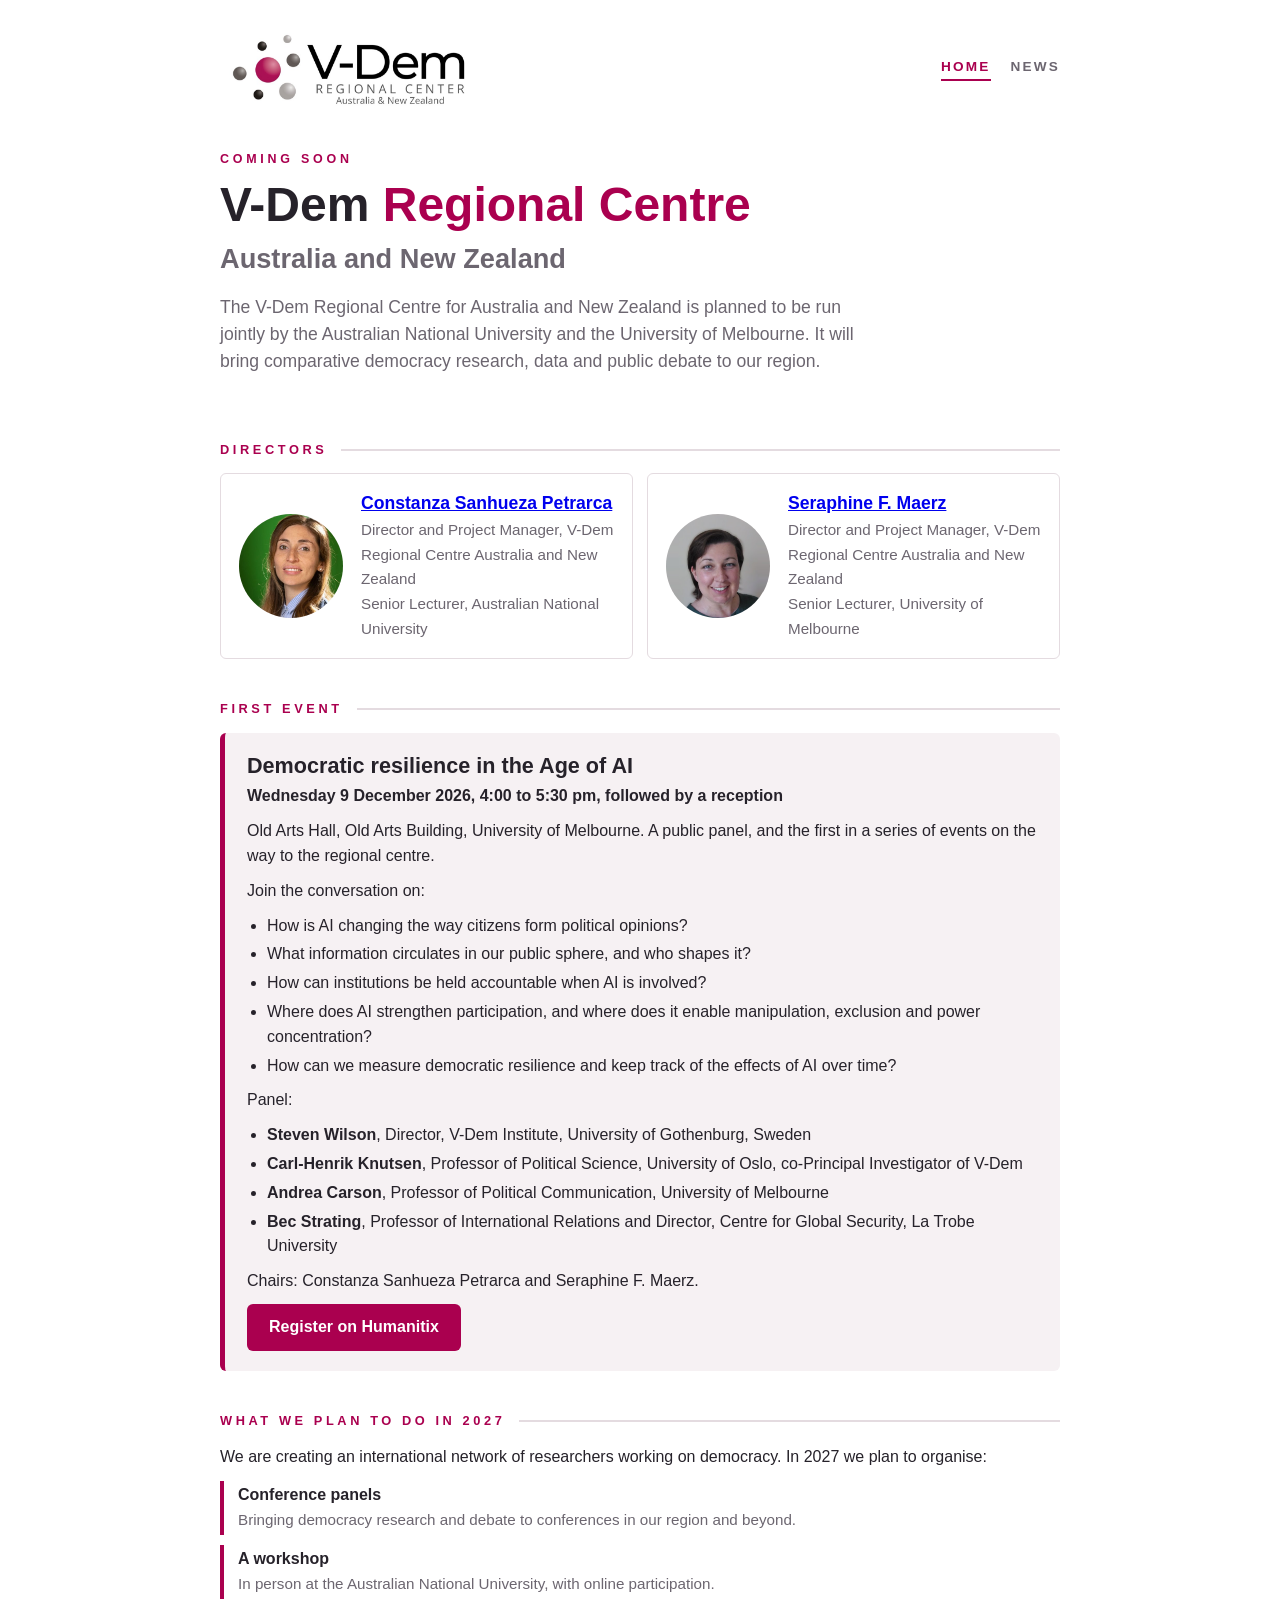
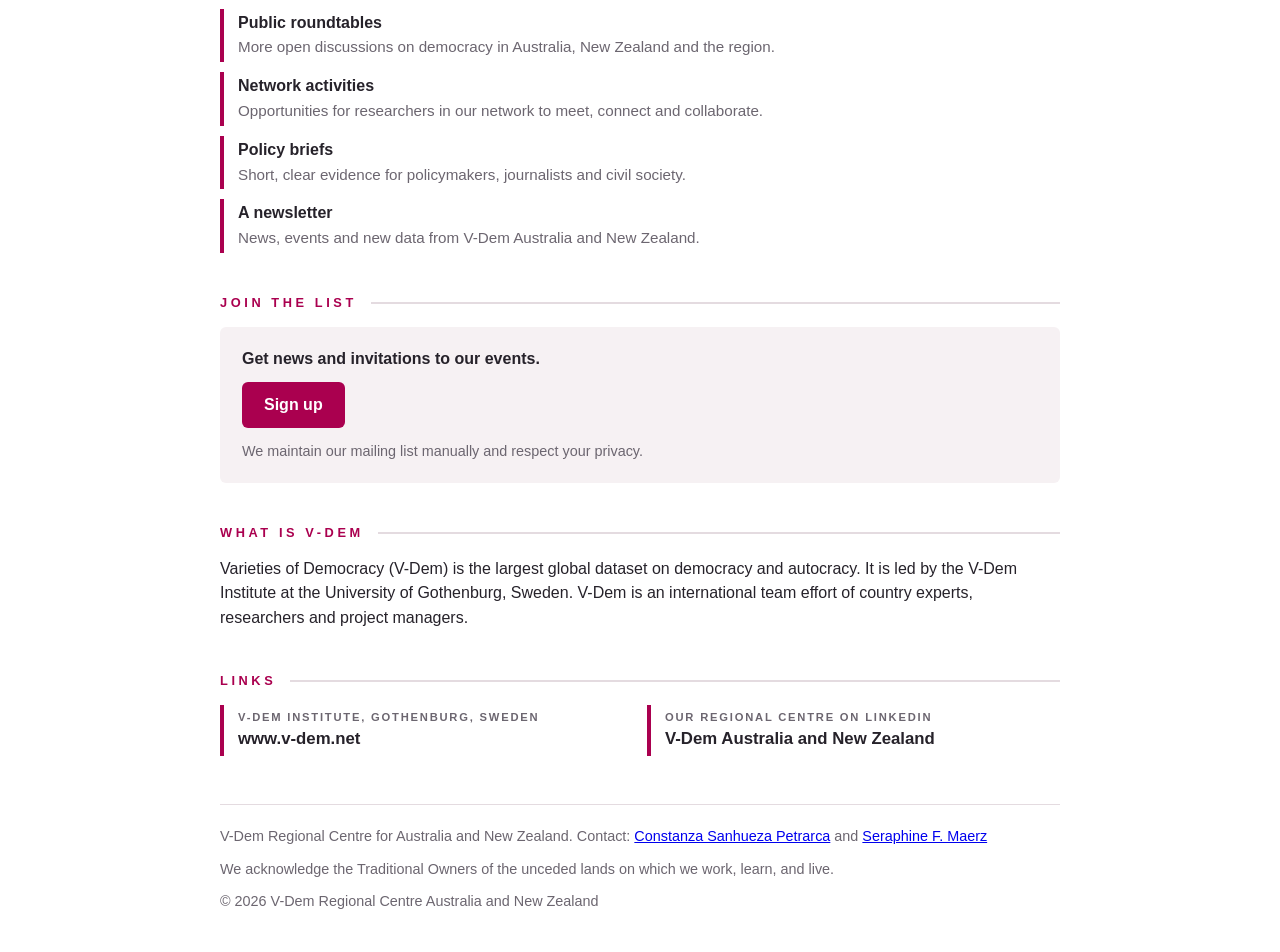
<file: index.html>
<!DOCTYPE html>
<html lang="en">
<head>
<meta charset="utf-8">
<meta name="viewport" content="width=device-width, initial-scale=1">
<title>V-Dem Regional Centre, Australia and New Zealand</title>
<meta name="description" content="V-Dem Regional Centre for Australia and New Zealand: comparative democracy research, events and data for our region.">
<link rel="stylesheet" href="style.css">
</head>
<body>
<div class="wrap">

  <header>
    <a href="index.html"><img src="vdem_anz_logo.jpg" alt="V-Dem Regional Center, Australia &amp; New Zealand"></a>
    <nav><a href="index.html" aria-current="page">Home</a> <a href="news.html">News</a></nav>
  </header>

  <section class="hero">
    <div class="eyebrow">Coming soon</div>
    <h1>V-Dem <em>Regional Centre</em></h1>
    <div class="sub">Australia and New Zealand</div>
    <p class="lead">The V-Dem Regional Centre for Australia and New Zealand is planned to be run jointly by the Australian National University and the University of Melbourne. It will bring comparative democracy research, data and public debate to our region.</p>
  </section>

  <h2>Directors</h2>
  <div class="dirs">
    <div class="dir"><img src="photos/sanhueza.jpg" alt="Constanza Sanhueza Petrarca"><div><b><a href="https://researchportalplus.anu.edu.au/en/persons/constanza-sanhueza/">Constanza Sanhueza Petrarca</a></b><span>Director and Project Manager, V-Dem Regional Centre Australia and New Zealand<br>Senior Lecturer, Australian National University</span></div></div>
    <div class="dir"><img src="photos/maerz.jpg" alt="Seraphine F. Maerz"><div><b><a href="https://seraphinem.github.io/">Seraphine F. Maerz</a></b><span>Director and Project Manager, V-Dem Regional Centre Australia and New Zealand<br>Senior Lecturer, University of Melbourne</span></div></div>
  </div>

  <h2>First event</h2>
  <div class="card">
    <h3>Democratic resilience in the Age of AI</h3>
    <div class="when">Wednesday 9 December 2026, 4:00 to 5:30 pm, followed by a reception</div>
    <p>Old Arts Hall, Old Arts Building, University of Melbourne. A public panel, and the first in a series of events on the way to the regional centre.</p>
    <p>Join the conversation on:</p>
    <ul>
      <li>How is AI changing the way citizens form political opinions?</li>
      <li>What information circulates in our public sphere, and who shapes it?</li>
      <li>How can institutions be held accountable when AI is involved?</li>
      <li>Where does AI strengthen participation, and where does it enable manipulation, exclusion and power concentration?</li>
      <li>How can we measure democratic resilience and keep track of the effects of AI over time?</li>
    </ul>
    <p>Panel:</p>
    <ul>
      <li><b>Steven Wilson</b>, Director, V-Dem Institute, University of Gothenburg, Sweden</li>
      <li><b>Carl-Henrik Knutsen</b>, Professor of Political Science, University of Oslo, co-Principal Investigator of V-Dem</li>
      <li><b>Andrea Carson</b>, Professor of Political Communication, University of Melbourne</li>
      <li><b>Bec Strating</b>, Professor of International Relations and Director, Centre for Global Security, La Trobe University</li>
    </ul>
    <p>Chairs: Constanza Sanhueza Petrarca and Seraphine F. Maerz.</p>
    <p><a class="btn" href="https://events.humanitix.com/democratic-resilience-in-the-age-of-ai">Register on Humanitix</a></p>
  </div>

  <h2>What we plan to do in 2027</h2>
  <p>We are creating an international network of researchers working on democracy. In 2027 we plan to organise:</p>
  <ul class="acts" style="margin-top:12px">
    <li><b>Conference panels</b><span>Bringing democracy research and debate to conferences in our region and beyond.</span></li>
    <li><b>A workshop</b><span>In person at the Australian National University, with online participation.</span></li>
    <li><b>Public roundtables</b><span>More open discussions on democracy in Australia, New Zealand and the region.</span></li>
    <li><b>Network activities</b><span>Opportunities for researchers in our network to meet, connect and collaborate.</span></li>
    <li><b>Policy briefs</b><span>Short, clear evidence for policymakers, journalists and civil society.</span></li>
    <li><b>A newsletter</b><span>News, events and new data from V-Dem Australia and New Zealand.</span></li>
  </ul>

  <h2>Join the list</h2>
  <div class="join">
    <b>Get news and invitations to our events.</b>
    <p style="margin-top:10px"><a class="btn" href="https://forms.gle/kYwDdbdGdMkD3DHD6">Sign up</a></p>
    <p class="fine">We maintain our mailing list manually and respect your privacy.</p>
  </div>

  <h2>What is V-Dem</h2>
  <p>Varieties of Democracy (V-Dem) is the largest global dataset on democracy and autocracy. It is led by the V-Dem Institute at the University of Gothenburg, Sweden. V-Dem is an international team effort of country experts, researchers and project managers.</p>

  <h2>Links</h2>
  <div class="links">
    <a href="https://www.v-dem.net"><small>V-Dem Institute, Gothenburg, Sweden</small><b>www.v-dem.net</b></a>
    <a href="https://www.linkedin.com/company/v-dem-regional-center-for-australia-and-new-zealand/posts/"><small>Our Regional Centre on LinkedIn</small><b>V-Dem Australia and New Zealand</b></a>
  </div>

  <footer>
    <p>V-Dem Regional Centre for Australia and New Zealand. Contact: <a href="https://researchportalplus.anu.edu.au/en/persons/constanza-sanhueza/">Constanza Sanhueza Petrarca</a> and <a href="https://seraphinem.github.io/">Seraphine F. Maerz</a></p>
    <p style="margin-top:10px">We acknowledge the Traditional Owners of the unceded lands on which we work, learn, and live.</p>
    <p style="margin-top:10px">&copy; 2026 V-Dem Regional Centre Australia and New Zealand</p>
  </footer>

</div>
</body>
</html>
</file>
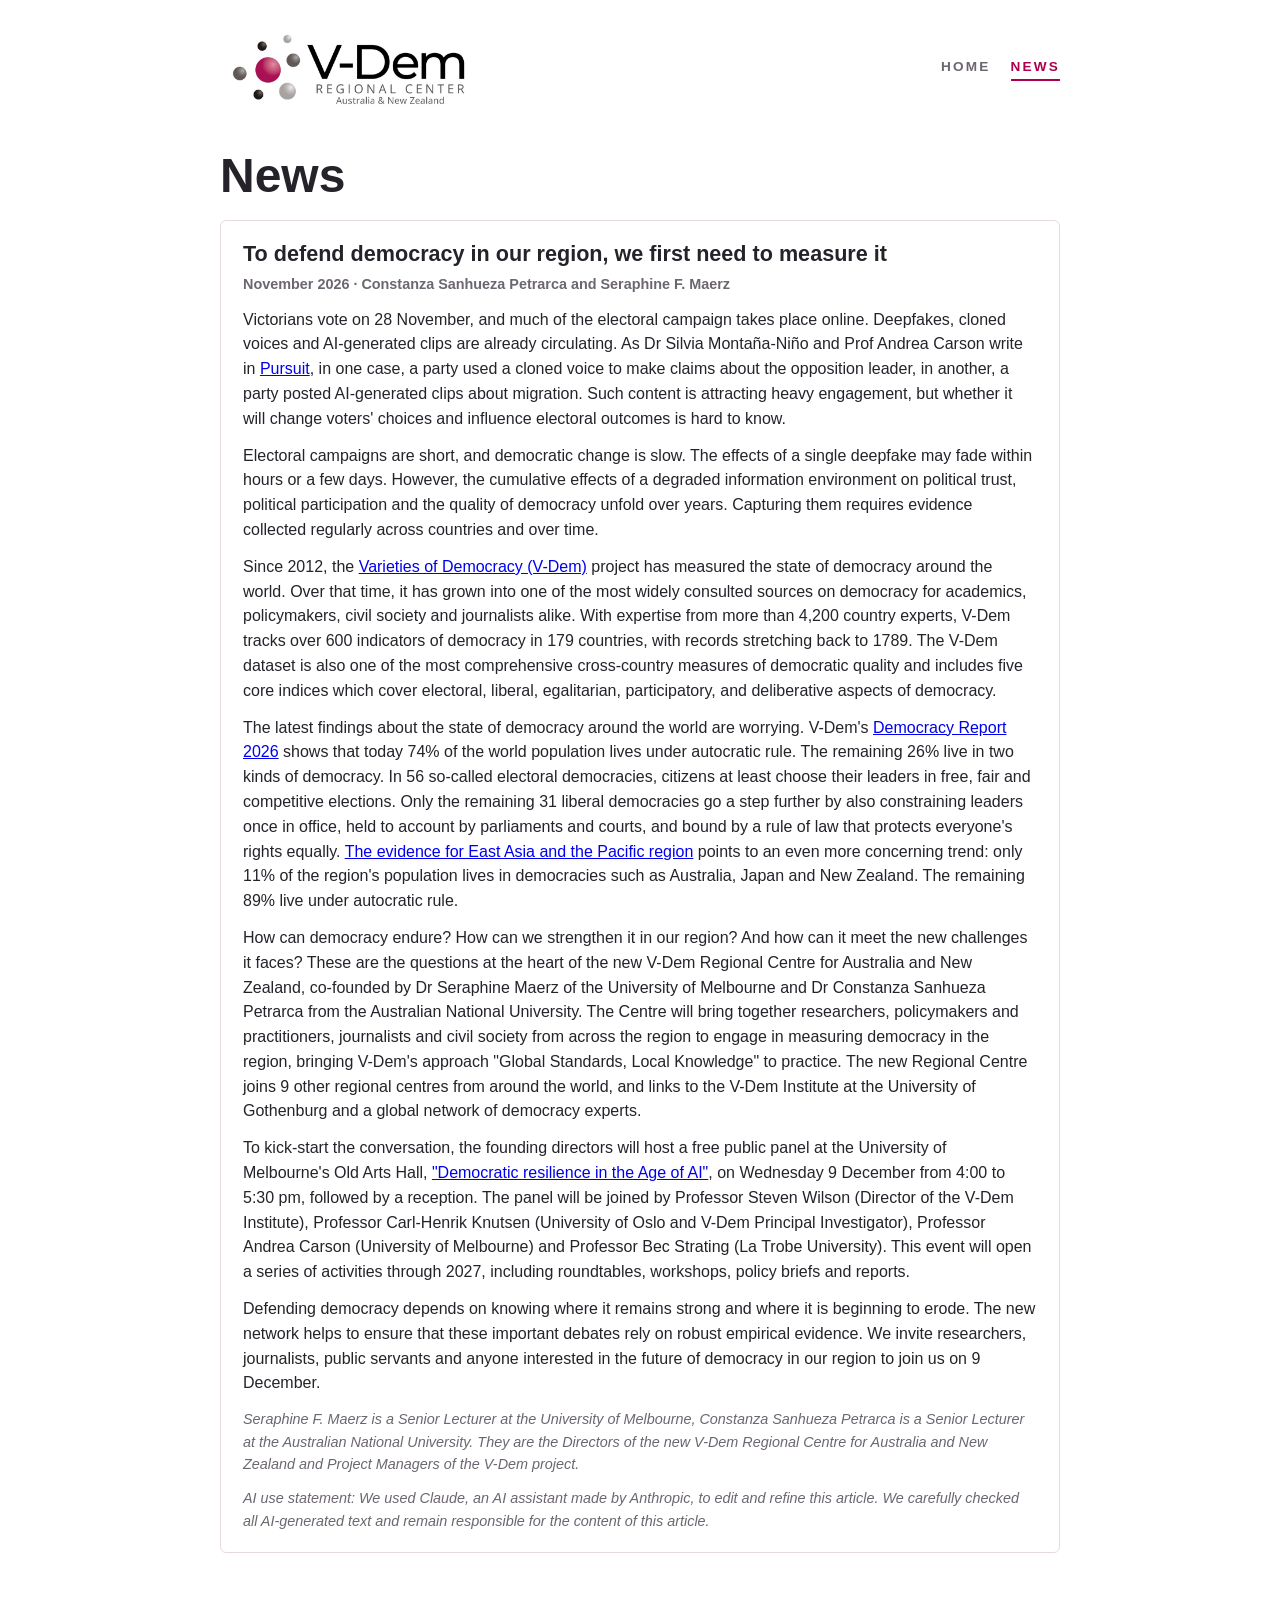
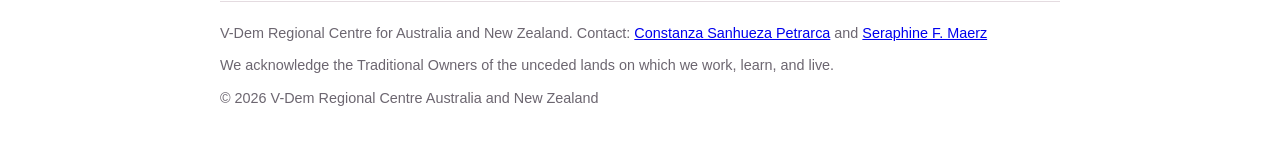
<file: news.html>
<!DOCTYPE html>
<html lang="en">
<head>
<meta charset="utf-8">
<meta name="viewport" content="width=device-width, initial-scale=1">
<title>News, V-Dem Regional Centre, Australia and New Zealand</title>
<meta name="description" content="News from the V-Dem Regional Centre for Australia and New Zealand.">
<link rel="stylesheet" href="style.css">
</head>
<body>
<div class="wrap">

  <header>
    <a href="index.html"><img src="vdem_anz_logo.jpg" alt="V-Dem Regional Center, Australia &amp; New Zealand"></a>
    <nav><a href="index.html">Home</a> <a href="news.html" aria-current="page">News</a></nav>
  </header>

  <h1 class="page-title">News</h1>
  <article class="news">
    <h3>To defend democracy in our region, we first need to measure it</h3>
    <div class="meta">November 2026 · Constanza Sanhueza Petrarca and Seraphine F. Maerz</div>
    <p>Victorians vote on 28 November, and much of the electoral campaign takes place online. Deepfakes, cloned voices and AI-generated clips are already circulating. As Dr Silvia Montaña-Niño and Prof Andrea Carson write in <a href="https://pursuit.unimelb.edu.au/articles/five-ways-to-spot-ai-misinformation-before-you-vote">Pursuit</a>, in one case, a party used a cloned voice to make claims about the opposition leader, in another, a party posted AI-generated clips about migration. Such content is attracting heavy engagement, but whether it will change voters' choices and influence electoral outcomes is hard to know.</p>
    <p>Electoral campaigns are short, and democratic change is slow. The effects of a single deepfake may fade within hours or a few days. However, the cumulative effects of a degraded information environment on political trust, political participation and the quality of democracy unfold over years. Capturing them requires evidence collected regularly across countries and over time.</p>
    <p>Since 2012, the <a href="https://www.v-dem.net/about/v-dem-project/">Varieties of Democracy (V-Dem)</a> project has measured the state of democracy around the world. Over that time, it has grown into one of the most widely consulted sources on democracy for academics, policymakers, civil society and journalists alike. With expertise from more than 4,200 country experts, V-Dem tracks over 600 indicators of democracy in 179 countries, with records stretching back to 1789. The V-Dem dataset is also one of the most comprehensive cross-country measures of democratic quality and includes five core indices which cover electoral, liberal, egalitarian, participatory, and deliberative aspects of democracy.</p>
    <p>The latest findings about the state of democracy around the world are worrying. V-Dem's <a href="https://www.v-dem.net/documents/75/V-Dem_Institute_Democracy_Report_2026_lowres.pdf">Democracy Report 2026</a> shows that today 74% of the world population lives under autocratic rule. The remaining 26% live in two kinds of democracy. In 56 so-called electoral democracies, citizens at least choose their leaders in free, fair and competitive elections. Only the remaining 31 liberal democracies go a step further by also constraining leaders once in office, held to account by parliaments and courts, and bound by a rule of law that protects everyone's rights equally. <a href="https://www.v-dem.net/documents/75/V-Dem_Institute_Democracy_Report_2026_lowres.pdf">The evidence for East Asia and the Pacific region</a> points to an even more concerning trend: only 11% of the region's population lives in democracies such as Australia, Japan and New Zealand. The remaining 89% live under autocratic rule.</p>
    <p>How can democracy endure? How can we strengthen it in our region? And how can it meet the new challenges it faces? These are the questions at the heart of the new V-Dem Regional Centre for Australia and New Zealand, co-founded by Dr Seraphine Maerz of the University of Melbourne and Dr Constanza Sanhueza Petrarca from the Australian National University. The Centre will bring together researchers, policymakers and practitioners, journalists and civil society from across the region to engage in measuring democracy in the region, bringing V-Dem's approach "Global Standards, Local Knowledge" to practice. The new Regional Centre joins 9 other regional centres from around the world, and links to the V-Dem Institute at the University of Gothenburg and a global network of democracy experts.</p>
    <p>To kick-start the conversation, the founding directors will host a free public panel at the University of Melbourne's Old Arts Hall, <a href="https://events.humanitix.com/democratic-resilience-in-the-age-of-ai">"Democratic resilience in the Age of AI"</a>, on Wednesday 9 December from 4:00 to 5:30 pm, followed by a reception. The panel will be joined by Professor Steven Wilson (Director of the V-Dem Institute), Professor Carl-Henrik Knutsen (University of Oslo and V-Dem Principal Investigator), Professor Andrea Carson (University of Melbourne) and Professor Bec Strating (La Trobe University). This event will open a series of activities through 2027, including roundtables, workshops, policy briefs and reports.</p>
    <p>Defending democracy depends on knowing where it remains strong and where it is beginning to erode. The new network helps to ensure that these important debates rely on robust empirical evidence. We invite researchers, journalists, public servants and anyone interested in the future of democracy in our region to join us on 9 December.</p>
    <p class="fine">Seraphine F. Maerz is a Senior Lecturer at the University of Melbourne, Constanza Sanhueza Petrarca is a Senior Lecturer at the Australian National University. They are the Directors of the new V-Dem Regional Centre for Australia and New Zealand and Project Managers of the V-Dem project.</p>
    <p class="fine">AI use statement: We used Claude, an AI assistant made by Anthropic, to edit and refine this article. We carefully checked all AI-generated text and remain responsible for the content of this article.</p>
  </article>

  <footer>
    <p>V-Dem Regional Centre for Australia and New Zealand. Contact: <a href="https://researchportalplus.anu.edu.au/en/persons/constanza-sanhueza/">Constanza Sanhueza Petrarca</a> and <a href="https://seraphinem.github.io/">Seraphine F. Maerz</a></p>
    <p style="margin-top:10px">We acknowledge the Traditional Owners of the unceded lands on which we work, learn, and live.</p>
    <p style="margin-top:10px">&copy; 2026 V-Dem Regional Centre Australia and New Zealand</p>
  </footer>

</div>
</body>
</html>
</file>
<file: style.css>
:root{ --mag:#aa004f; --ink:#26222a; --grey:#6c6670; --soft:#f6f1f3; --line:#e4dbe0; }
  *{ box-sizing:border-box; margin:0; padding:0; }
  body{ font-family:"Avenir Next","Helvetica Neue",Arial,sans-serif; color:var(--ink); background:#fff; line-height:1.55; }
  .wrap{ max-width:880px; margin:0 auto; padding:0 20px; }
  header{ padding:24px 0 8px; }
  header img{ width:230px; max-width:60%; display:block; }
  .hero{ padding:28px 0 24px; }
  .eyebrow{ font-size:.78rem; letter-spacing:.3em; text-transform:uppercase; color:var(--mag); font-weight:700; }
  h1{ font-size:clamp(1.9rem,5vw,3rem); line-height:1.1; font-weight:800; margin-top:10px; }
  h1 em{ font-style:normal; color:var(--mag); }
  .sub{ margin-top:6px; font-size:clamp(1.2rem,3vw,1.7rem); font-weight:700; color:var(--grey); }
  .lead{ margin-top:14px; font-size:1.1rem; color:var(--grey); max-width:660px; }
  h2{ font-size:.8rem; letter-spacing:.28em; text-transform:uppercase; color:var(--mag); font-weight:800; margin:40px 0 14px; display:flex; align-items:center; gap:14px; }
  h2::after{ content:""; flex:1; height:2px; background:var(--line); }
  .card{ background:var(--soft); border-left:5px solid var(--mag); border-radius:6px; padding:20px 22px; }
  .card h3{ font-size:1.35rem; line-height:1.2; }
  .card .when{ margin-top:6px; font-weight:700; }
  .card p{ margin-top:10px; }
  ul{ margin:10px 0 0 20px; }
  li{ margin:4px 0; }
  .links{ display:grid; grid-template-columns:repeat(auto-fit,minmax(240px,1fr)); gap:14px; margin-top:6px; }
  .links a{ display:block; border-left:4px solid var(--mag); padding:4px 14px; text-decoration:none; color:var(--ink); }
  .links small{ display:block; font-size:.7rem; letter-spacing:.16em; text-transform:uppercase; color:var(--grey); font-weight:700; }
  .links b{ font-size:1.05rem; }
  .dirs{ display:grid; grid-template-columns:repeat(auto-fit,minmax(260px,1fr)); gap:14px; }
  .dir{ border:1px solid var(--line); border-radius:6px; padding:16px 18px; display:flex; align-items:center; gap:18px; }
  .dir img{ width:104px; height:104px; border-radius:50%; object-fit:cover; object-position:center 8%; flex:none; background:var(--soft); }
  .dir b{ font-size:1.1rem; display:block; }
  .dir span{ color:var(--grey); font-size:.95rem; }
  .acts{ list-style:none; margin:6px 0 0 0; display:grid; gap:10px; }
  .acts li{ border-left:4px solid var(--mag); padding:2px 0 2px 14px; margin:0; }
  .acts b{ display:block; }
  .acts span{ color:var(--grey); font-size:.95rem; }
  .join{ background:var(--soft); border-radius:6px; padding:20px 22px; }
  .join .btn, .card .btn{ display:inline-block; padding:11px 22px; font-weight:700; color:#fff; background:var(--mag); border-radius:6px; text-decoration:none; }
  .join .fine{ margin-top:12px; font-size:.9rem; color:var(--grey); }
  .news{ border:1px solid var(--line); border-radius:6px; padding:20px 22px; }
  .news h3{ font-size:1.35rem; line-height:1.2; }
  .news .meta{ margin-top:6px; font-size:.9rem; color:var(--grey); font-weight:700; }
  .news p{ margin-top:12px; }
  .news .fine{ font-size:.9rem; color:var(--grey); font-style:italic; }
  footer{ margin-top:48px; padding:20px 0 40px; border-top:1px solid var(--line); color:var(--grey); font-size:.9rem; }
  header{ display:flex; align-items:center; justify-content:space-between; gap:16px; flex-wrap:wrap; }
  header img{ width:260px; max-width:100%; }
  header > a{ max-width:60%; }
  nav{ display:flex; gap:20px; font-weight:700; font-size:.85rem; letter-spacing:.16em; text-transform:uppercase; }
  nav a{ color:var(--grey); text-decoration:none; padding-bottom:2px; border-bottom:2px solid transparent; }
  nav a:hover, nav a[aria-current="page"]{ color:var(--mag); border-bottom-color:var(--mag); }
  .page-title{ margin:28px 0 18px; }
</file>
